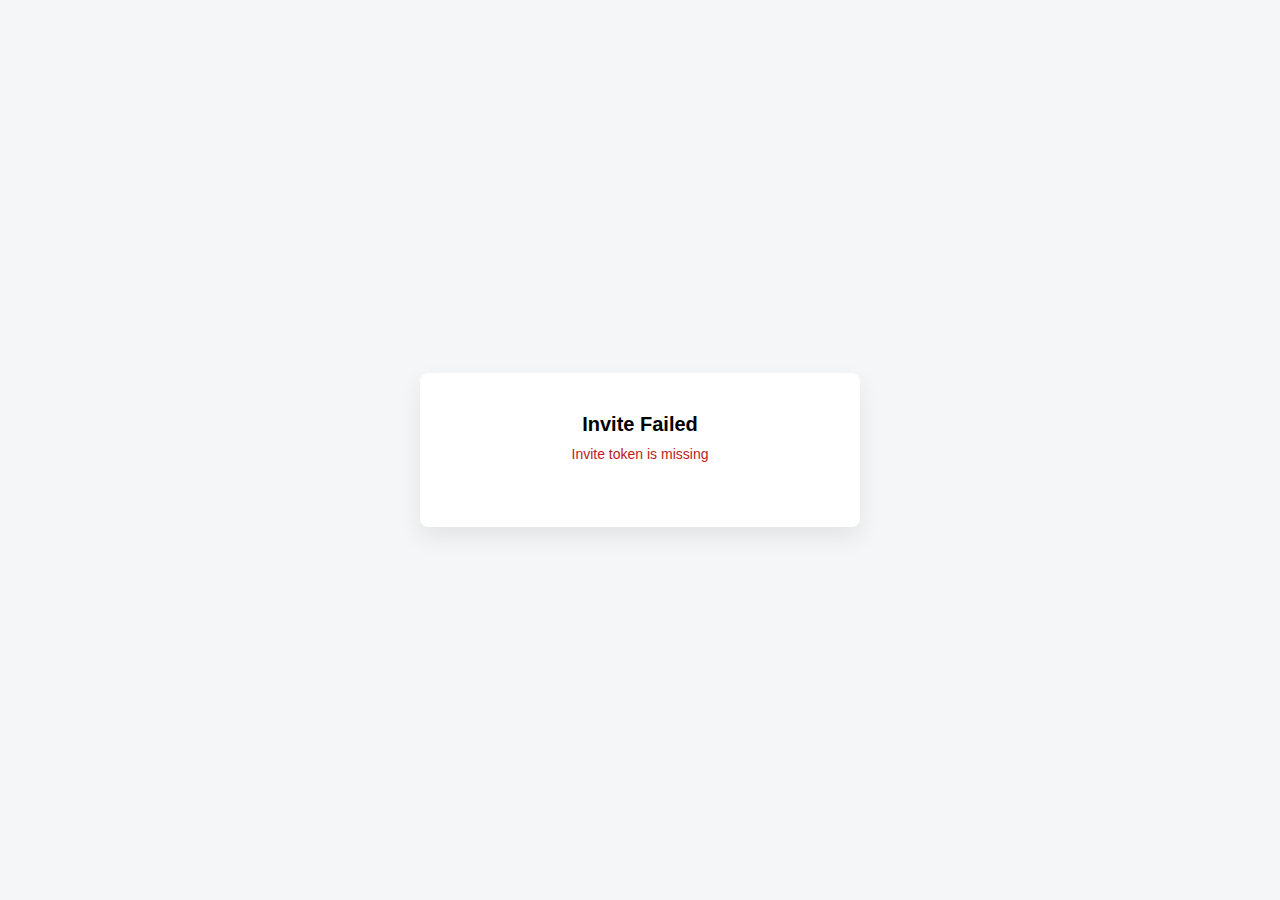
<file: accept.html>
<!DOCTYPE html>
<html>
<head>
    <meta charset="UTF-8">
    <title>Accepting Invite</title>

    <style>
        body {
            font-family: Arial, Helvetica, sans-serif;
            background: #f4f6f8;
            margin: 0;
            padding: 0;
            display: flex;
            justify-content: center;
            align-items: center;
            height: 100vh;
        }

        .card {
            background: #fff;
            padding: 40px;
            border-radius: 8px;
            box-shadow: 0 10px 25px rgba(0,0,0,0.08);
            text-align: center;
            width: 360px;
        }

        .title {
            font-size: 20px;
            font-weight: bold;
            margin-bottom: 10px;
        }

        .sub {
            color: #666;
            font-size: 14px;
            margin-bottom: 25px;
        }

        .loader {
            border: 4px solid #eee;
            border-top: 4px solid #4f46e5;
            border-radius: 50%;
            width: 36px;
            height: 36px;
            animation: spin 1s linear infinite;
            margin: 0 auto;
        }

        @keyframes spin {
            0% { transform: rotate(0deg); }
            100% { transform: rotate(360deg); }
        }

        .error {
            color: #b91c1c;
            font-size: 14px;
        }
    </style>
</head>

<body>

<div class="card" id="card">
    <div class="title">Joining workspace…</div>
    <div class="sub">Please wait while we verify your invitation.</div>
    <div class="loader"></div>
</div>

<script>
    const card = document.getElementById("card");

    async function acceptInvite() {
        const token = new URLSearchParams(window.location.search).get("token");

        if (!token) {
            showError("Invite token is missing");
            return;
        }

        try {
            const res = await fetch(`http://localhost:8080/accept/invite/${token}`, {
                method: "POST",
                headers: { "Content-Type": "application/json"
                }
            });
            const data = await res.text();

            if (res.status !== 200) {
                throw new Error(data);
            }

            // API success
            card.innerHTML = `
                <div class="title">Invite Accepted</div>
                <div class="sub">You have successfully joined the workspace.</div>
                <button onclick="goToApp()" style="
                    background:#4f46e5;
                    color:white;
                    border:none;
                    padding:12px 24px;
                    border-radius:6px;
                    font-size:14px;
                    cursor:pointer;
                ">
                    Go to App
                </button>
            `;

        } catch (e) {
            showError(e.message || "Invite is invalid or expired");
        }
    }

    function goToApp() {
        window.location.href = "index.html";
    }

    function showError(message) {
        card.innerHTML = `
            <div class="title">Invite Failed</div>
            <div class="sub" style="color:#b91c1c;">${message}</div>
        `;
    }

    acceptInvite();
</script>


</body>
</html>
</file>
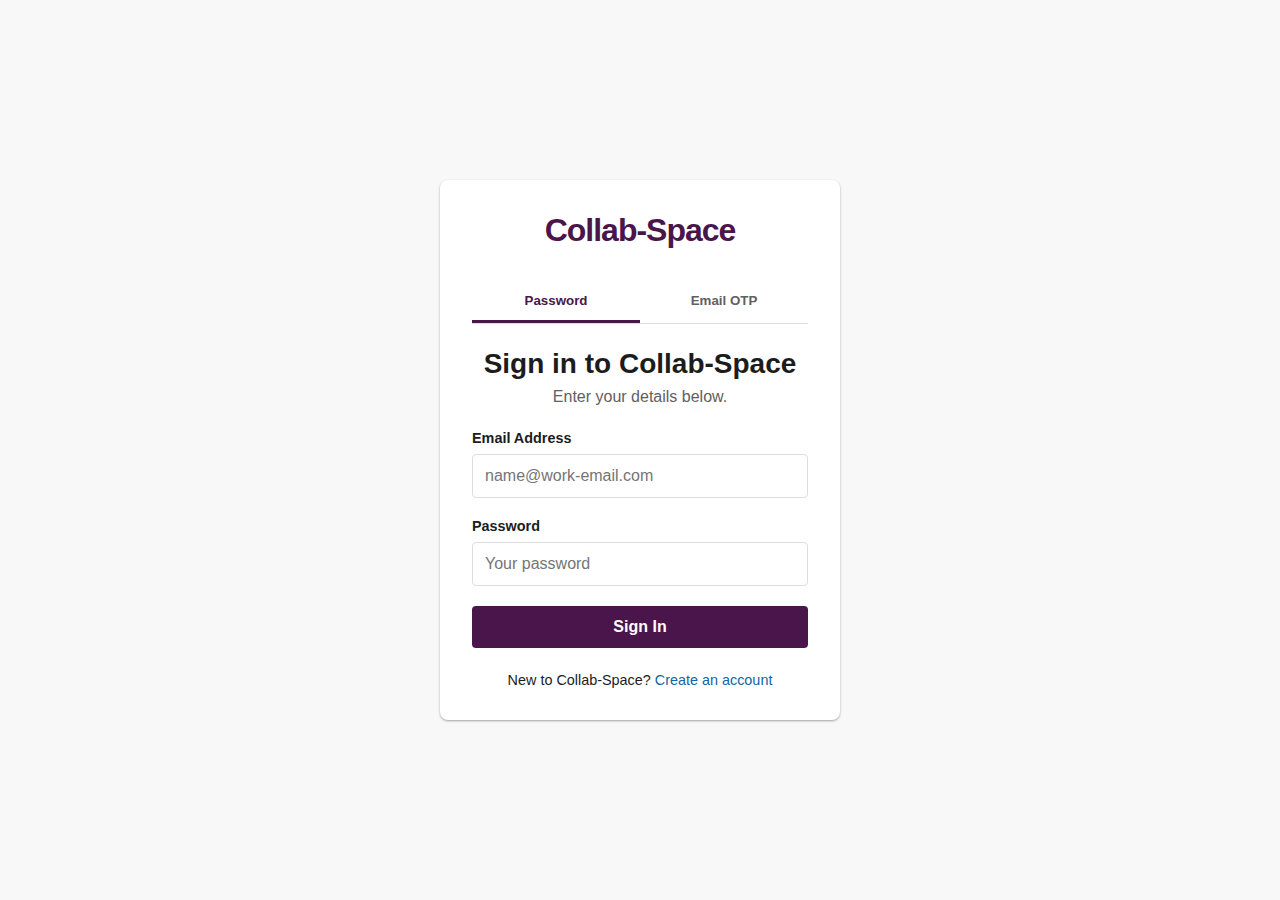
<file: login.html>
<!DOCTYPE html>
<html lang="en">
<head>
    <meta charset="UTF-8">
    <meta name="viewport" content="width=device-width, initial-scale=1.0">
    <title>Collab-Space | Sign In</title>
    <link rel="stylesheet" href="css/global.css">
    <link rel="stylesheet" href="css/auth.css">

    <Script>
        const user = localStorage.getItem('isLoggedIn');
        if (user) {
            window.location.href = 'index.html'; 
        }
    </Script>
</head>
<body>
    <div class="auth-container">
        <div class="logo-area">Collab-Space</div>
        
        <div class="auth-tabs">
            <button class="tab-btn active" data-target="email-pass-form">Password</button>
            <button class="tab-btn" data-target="email-otp-form">Email OTP</button>
        </div>

        <div class="auth-header">
            <h1>Sign in to Collab-Space</h1>
            <p>Enter your details below.</p>
        </div>

        <form id="email-pass-form" class="auth-form">
            <div class="form-group">
                <label for="login-email">Email Address</label>
                <input type="email" id="login-email" class="form-input" placeholder="name@work-email.com" required>
            </div>
            <div class="form-group">
                <label for="login-password">Password</label>
                <input type="password" id="login-password" class="form-input" placeholder="Your password" required>
            </div>
            <button type="submit" class="btn-primary" id="login-btn">Sign In</button>
        </form>

        <form id="email-otp-form" class="auth-form" style="display: none;">
            <div class="form-group">
                <label for="otp-email">Email Address</label>
                <input type="email" id="otp-email" class="form-input" placeholder="name@work-email.com" required>
            </div>
            <div class="form-group">
                <p style="font-size: 0.85rem; color: var(--text-sub);">We'll email you a magic code for a password-free sign in.</p>
            </div>
            <button type="submit" class="btn-primary" id="login-otp-btn">Send Code</button>
        </form>

        <div style="margin-top: 1.5rem; font-size: 0.9rem;">
            New to Collab-Space? <a href="register.html">Create an account</a>
        </div>
    </div>
    <script src="js/auth.js"></script>
</body>
</html>
</file>
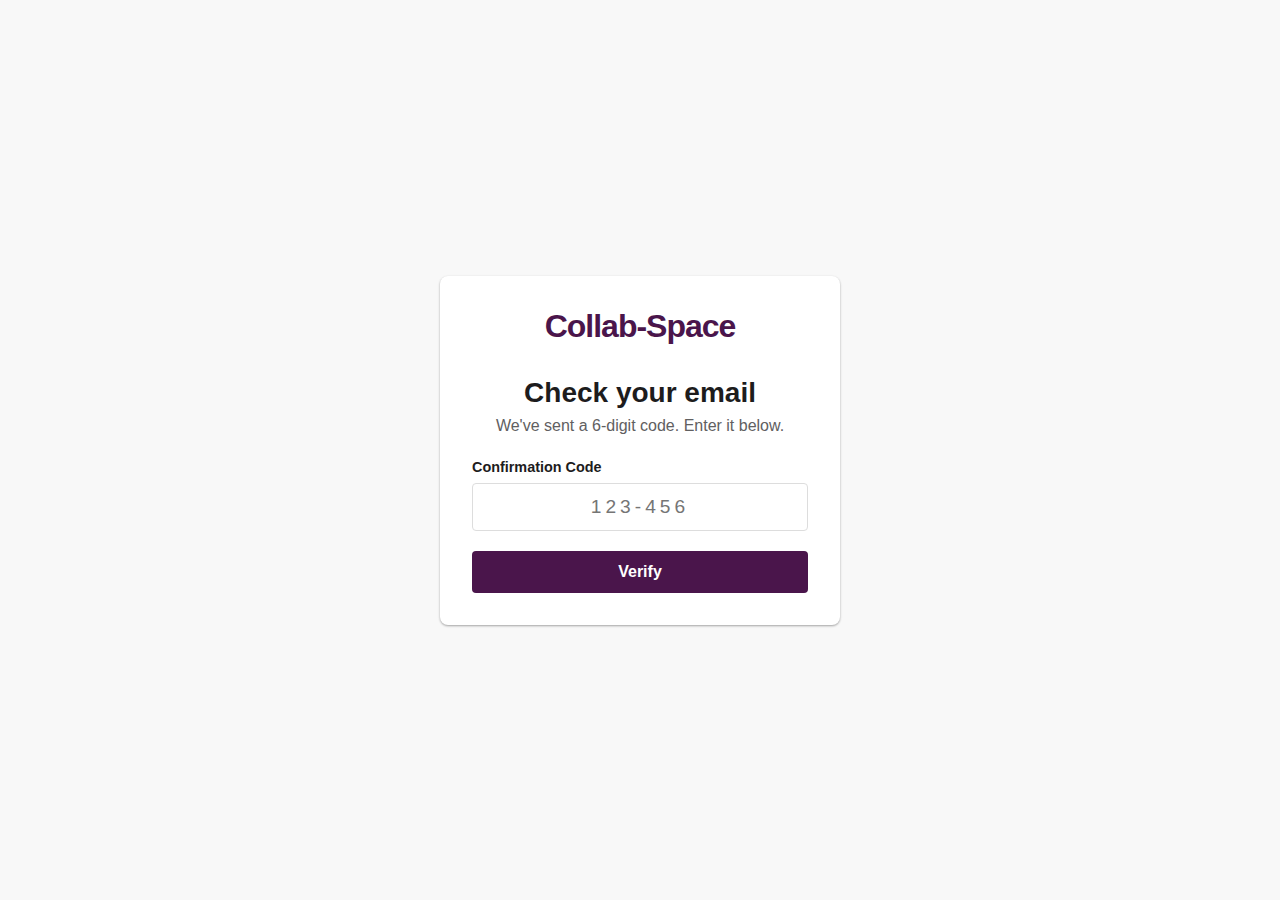
<file: otp.html>
<!DOCTYPE html>
<html lang="en">
<head>
    <meta charset="UTF-8">
    <meta name="viewport" content="width=device-width, initial-scale=1.0">
    <title>Collab-Space | Verify</title>
    <link rel="stylesheet" href="css/global.css">
    <link rel="stylesheet" href="css/auth.css">
</head>
<body>
    <div class="auth-container">
        <div class="logo-area">Collab-Space</div>
        <div class="auth-header">
            <h1>Check your email</h1>
            <p>We've sent a 6-digit code. Enter it below.</p>
        </div>

        <form id="otpForm">
            <div class="form-group">
                <label for="otp">Confirmation Code</label>
                <input type="text" id="otp" class="form-input" placeholder="123-456" maxlength="6" style="text-align: center; letter-spacing: 4px; font-size: 1.2rem;" required>
            </div>
            <button type="submit" class="btn-primary" id="otp-verify">Verify</button>
        </form>
    </div>
    <script src="js/auth.js"></script>
</body>
</html>
</file>
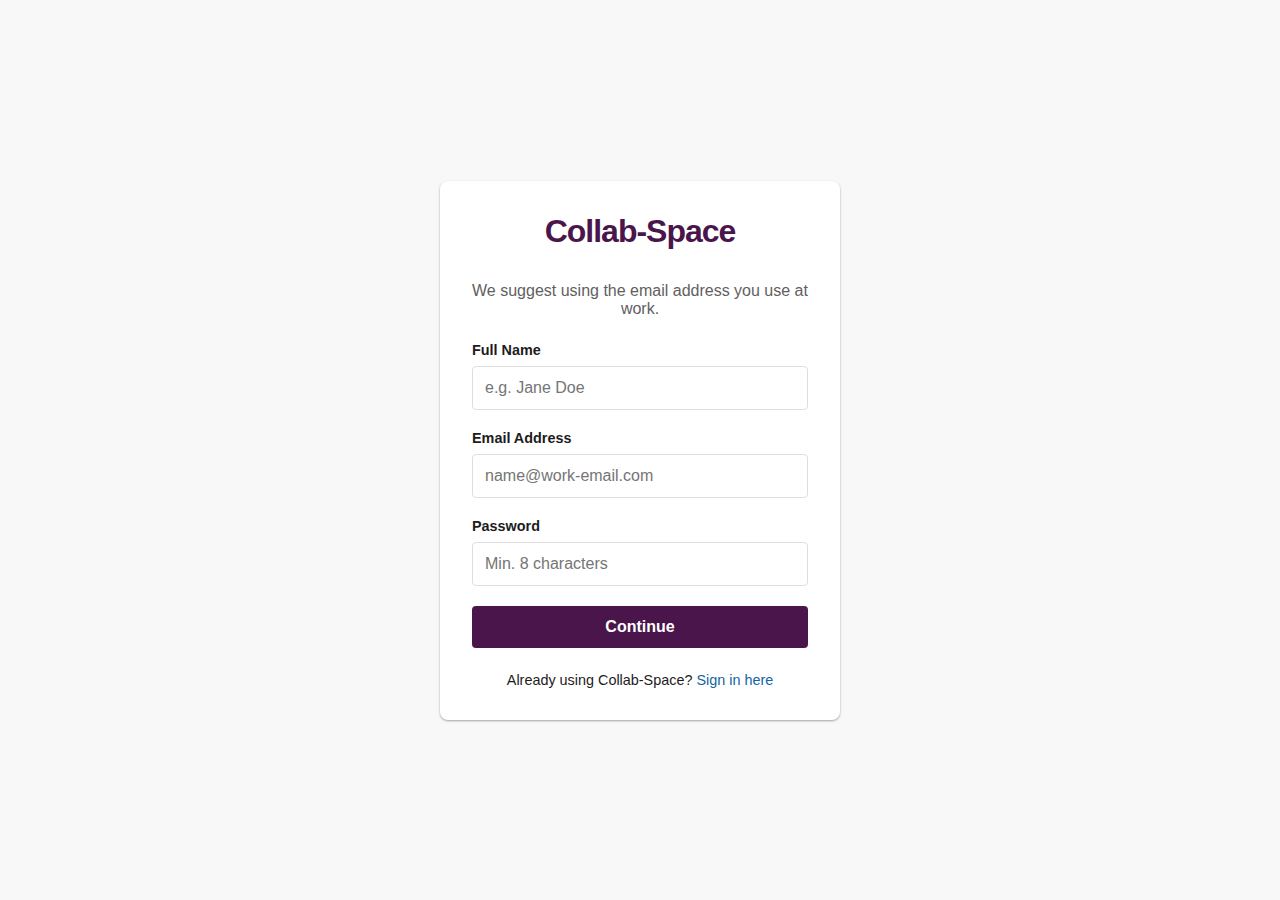
<file: register.html>
<!DOCTYPE html>
<html lang="en">
<head>
    <meta charset="UTF-8">
    <meta name="viewport" content="width=device-width, initial-scale=1.0">
    <title>Collab-Space | Register</title>
    <link rel="stylesheet" href="css/global.css">
    <link rel="stylesheet" href="css/auth.css">

    <Script>
        const user = localStorage.getItem('isLoggedIn');
        if (user) {
            window.location.href = 'index.html'; 
        }
    </Script>
</head>
<body>
    <div class="auth-container">
        <div class="logo-area">Collab-Space</div>
        <div class="auth-header">
            <p>We suggest using the email address you use at work.</p>
        </div>

        <form id="registerForm">
            <div class="form-group">
                <label for="name">Full Name</label>
                <input type="text" id="name" class="form-input" placeholder="e.g. Jane Doe" required>
            </div>
            <div class="form-group">
                <label for="email">Email Address</label>
                <input type="email" id="email" class="form-input" placeholder="name@work-email.com" required>
            </div>
            <div class="form-group">
                <label for="password">Password</label>
                <input type="password" id="password" class="form-input" placeholder="Min. 8 characters" minlength="8" required>
            </div>
            <button type="submit" class="btn-primary" id="register-btn">Continue</button>
        </form>

        <div style="margin-top: 1.5rem; font-size: 0.9rem;">
            Already using Collab-Space? <a href="login.html">Sign in here</a>
        </div>
    </div>
    <script src="js/auth.js"></script>
</body>
</html>
</file>
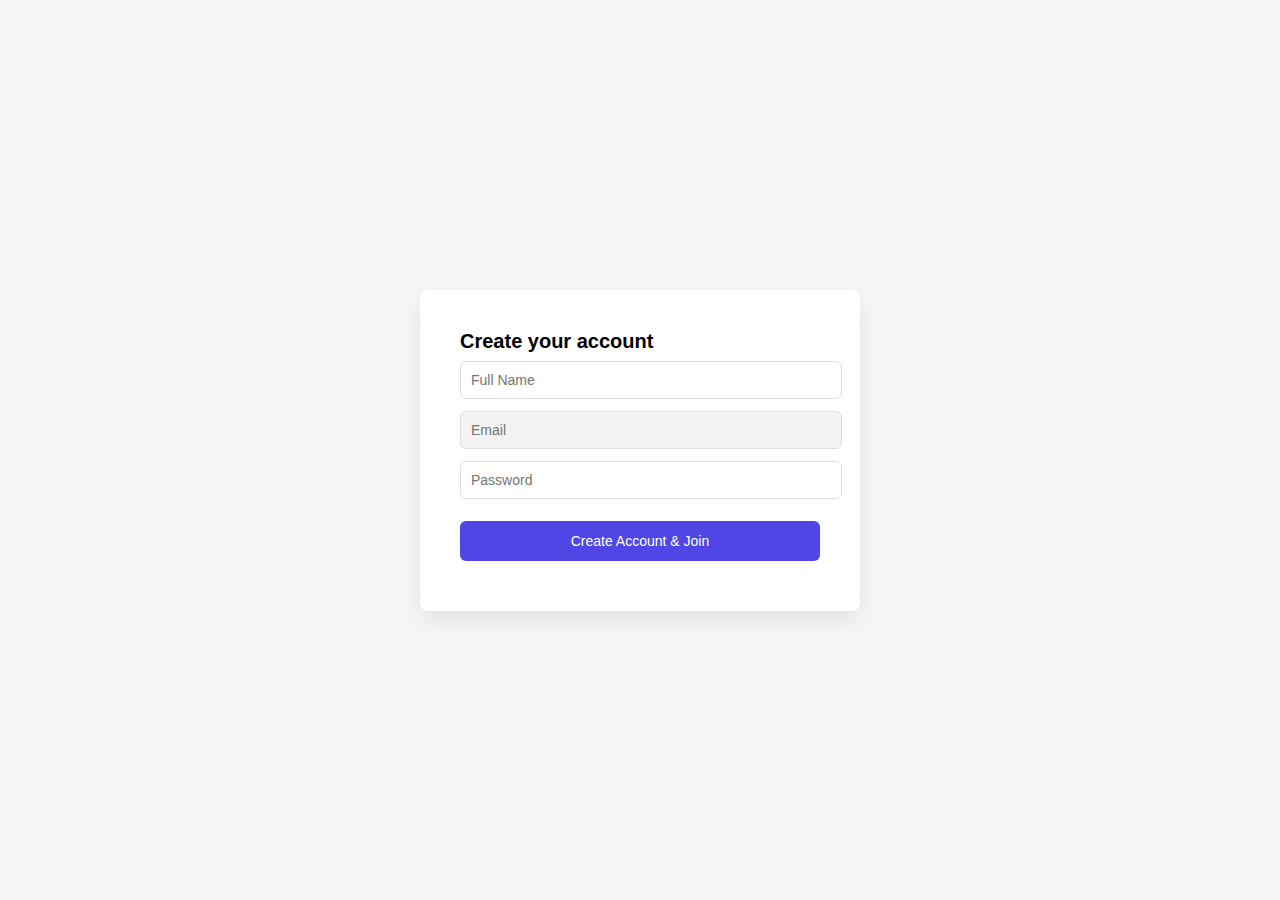
<file: signup.html>
<!DOCTYPE html>
<html>
<head>
    <script>
        const token = new URLSearchParams(window.location.search).get("token");
        const data = null;
        async function fetchInvitedEmail() {
        try {
            const res = await fetch(`http://localhost:8080/fetch/invited/email/${token}`, {
                method: "GET",
                headers: { "Content-Type": "application/json",
                    Authorization: "Basic " + btoa(`${localStorage.getItem("currentUser")}:password`)
                }
            });
            const data = await res.text();
            if(!res.ok) alert(data);
            else{
            document.getElementById("email").value = data;
            }
        } catch {
            alert("Failed to fetch invited email");
        }
    }
    fetchInvitedEmail();
    </script>
    <meta charset="UTF-8">
    <title>Create Account</title>

    <style>
        body {
            font-family: Arial, Helvetica, sans-serif;
            background: #f4f6f8;
            margin: 0;
            padding: 0;
            display: flex;
            justify-content: center;
            align-items: center;
            height: 100vh;
        }

        .card {
            background: #fff;
            padding: 40px;
            border-radius: 8px;
            box-shadow: 0 10px 25px rgba(0,0,0,0.08);
            width: 360px;
        }

        .title {
            font-size: 20px;
            font-weight: bold;
            margin-bottom: 8px;
        }

        .sub {
            font-size: 14px;
            color: #555;
            margin-bottom: 20px;
        }

        input {
            width: 100%;
            padding: 10px;
            margin-bottom: 12px;
            border-radius: 6px;
            border: 1px solid #ddd;
            font-size: 14px;
        }

        input[readonly] {
            background: #f3f3f3;
        }

        button {
            width: 100%;
            background: #4f46e5;
            color: white;
            border: none;
            padding: 12px;
            border-radius: 6px;
            font-size: 14px;
            cursor: pointer;
            margin-top: 10px;
        }

        .error {
            color: #b91c1c;
            font-size: 13px;
            margin-top: 10px;
        }
    </style>
</head>

<body>

<div class="card" id="card">
    <div class="title">Create your account</div>

    <input type="text" id="name" placeholder="Full Name" />
    <input type="email" id="email" placeholder="Email" readonly />
    <input type="password" id="password" placeholder="Password" />

    <button onclick="signup()">Create Account & Join</button>

    <div class="error" id="error"></div>
</div>

<script>
    const inviteToken = new URLSearchParams(window.location.search).get("token");

    async function signup() {
        const name = document.getElementById("name").value.trim();
        const email = document.getElementById("email").value;
        const password = document.getElementById("password").value;

        if (!name || !password) {
            showError("All fields are required");
            return;
        }

        try {
            const res = await fetch(`http://localhost:8080/register/invited/user/${inviteToken}`, {
                method: "POST",
                headers: { "Content-Type": "application/json"
                },
                body: JSON.stringify({
                    name,
                    email,
                    password
                })
            });

            const data = await res.text();

            if(res.ok){
                alert(data);
            }

            if (!res.ok){
                alert(data);
                return;
            }

            // Signup + Invite accepted
            window.location.href = "./login.html";

        } catch {
            showError("Signup failed");
        }
    }

    function showError(msg) {
        document.getElementById("error").innerText = msg;
    }
</script>

</body>
</html>
</file>
<file: css/global.css>
/* css/global.css */
:root {
  /* Brand Colors */
  --primary-color: #4A154B; /* Slack Aubergine */
  --primary-hover: #5d1b5e;
  --accent-blue: #1264A3;
  --success-green: #007a5a;
  
  /* Neutral Colors */
  --bg-color: #F8F8F8;
  --text-main: #1D1C1D;
  --text-sub: #616061;
  --border-color: #DDDDDD;
  --white: #FFFFFF;

  /* Spacing & Radius */
  --radius-md: 4px;
  --radius-lg: 8px;
}

* {
  box-sizing: border-box;
  margin: 0;
  padding: 0;
}

body {
  font-family: -apple-system, BlinkMacSystemFont, "Segoe UI", Roboto, Helvetica, Arial, sans-serif;
  background-color: var(--bg-color);
  color: var(--text-main);
  height: 100vh;
  display: flex;
  justify-content: center;
  align-items: center;
}

a {
  color: var(--accent-blue);
  text-decoration: none;
  font-weight: 500;
}

a:hover {
  text-decoration: underline;
}
</file>
<file: css/auth.css>
/* css/auth.css */
.auth-container {
  width: 100%;
  max-width: 400px;
  padding: 2rem;
  background: var(--white);
  border-radius: var(--radius-lg);
  box-shadow: 0 1px 3px rgba(0,0,0,0.12), 0 1px 2px rgba(0,0,0,0.24);
  text-align: center;
}

.logo-area {
  margin-bottom: 2rem;
  font-size: 2rem;
  font-weight: 900;
  color: var(--primary-color);
  letter-spacing: -1px;
}

.auth-header {
  margin-bottom: 1.5rem;
}

.auth-header h1 {
  font-size: 1.75rem;
  margin-bottom: 0.5rem;
}

.auth-header p {
  color: var(--text-sub);
}

/* Form Elements */
.form-group {
  margin-bottom: 1.25rem;
  text-align: left;
}

.form-group label {
  display: block;
  margin-bottom: 0.5rem;
  font-weight: 600;
  font-size: 0.9rem;
}

.form-input {
  width: 100%;
  padding: 0.75rem;
  border: 1px solid var(--border-color);
  border-radius: var(--radius-md);
  font-size: 1rem;
  transition: border-color 0.2s;
}

.form-input:focus {
  border-color: var(--accent-blue);
  outline: 4px solid rgba(18, 100, 163, 0.1);
}

.btn-primary {
  width: 100%;
  padding: 0.75rem;
  background-color: var(--primary-color);
  color: var(--white);
  border: none;
  border-radius: var(--radius-md);
  font-size: 1rem;
  font-weight: 700;
  cursor: pointer;
  transition: background-color 0.2s;
}

.btn-primary:hover {
  background-color: var(--primary-hover);
}

/* Tabs for Login */
.auth-tabs {
  display: flex;
  margin-bottom: 1.5rem;
  border-bottom: 1px solid var(--border-color);
}

.tab-btn {
  flex: 1;
  padding: 0.75rem;
  background: none;
  border: none;
  border-bottom: 3px solid transparent;
  cursor: pointer;
  font-weight: 600;
  color: var(--text-sub);
}

.tab-btn.active {
  color: var(--primary-color);
  border-bottom-color: var(--primary-color);
}
</file>
